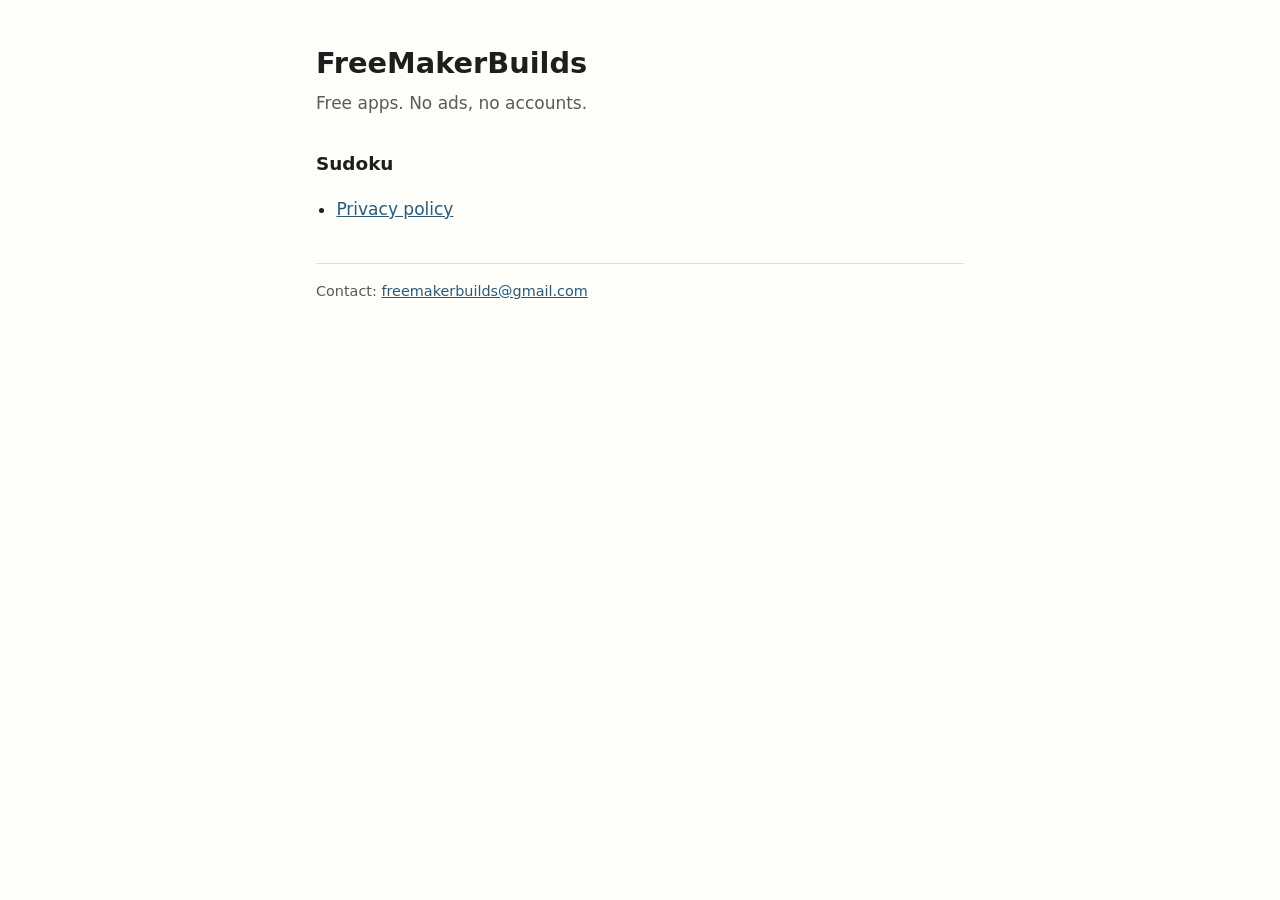
<file: index.html>
<!doctype html>
<html lang="en">
<head>
<meta charset="utf-8">
<meta name="viewport" content="width=device-width, initial-scale=1">
<title>FreeMakerBuilds</title>
<link rel="stylesheet" href="style.css">
</head>
<body>
<main>
<h1>FreeMakerBuilds</h1>
<p class="meta">Free apps. No ads, no accounts.</p>
<h2>Sudoku</h2>
<ul>
  <li><a href="sudoku/privacy/">Privacy policy</a></li>
</ul>
<footer>Contact: <span class="email" data-u="freemakerbuilds" data-d="gmail.com">freemakerbuilds [at] gmail [dot] com</span></footer>
</main>
<script src="email.js"></script>
</body>
</html>
</file>
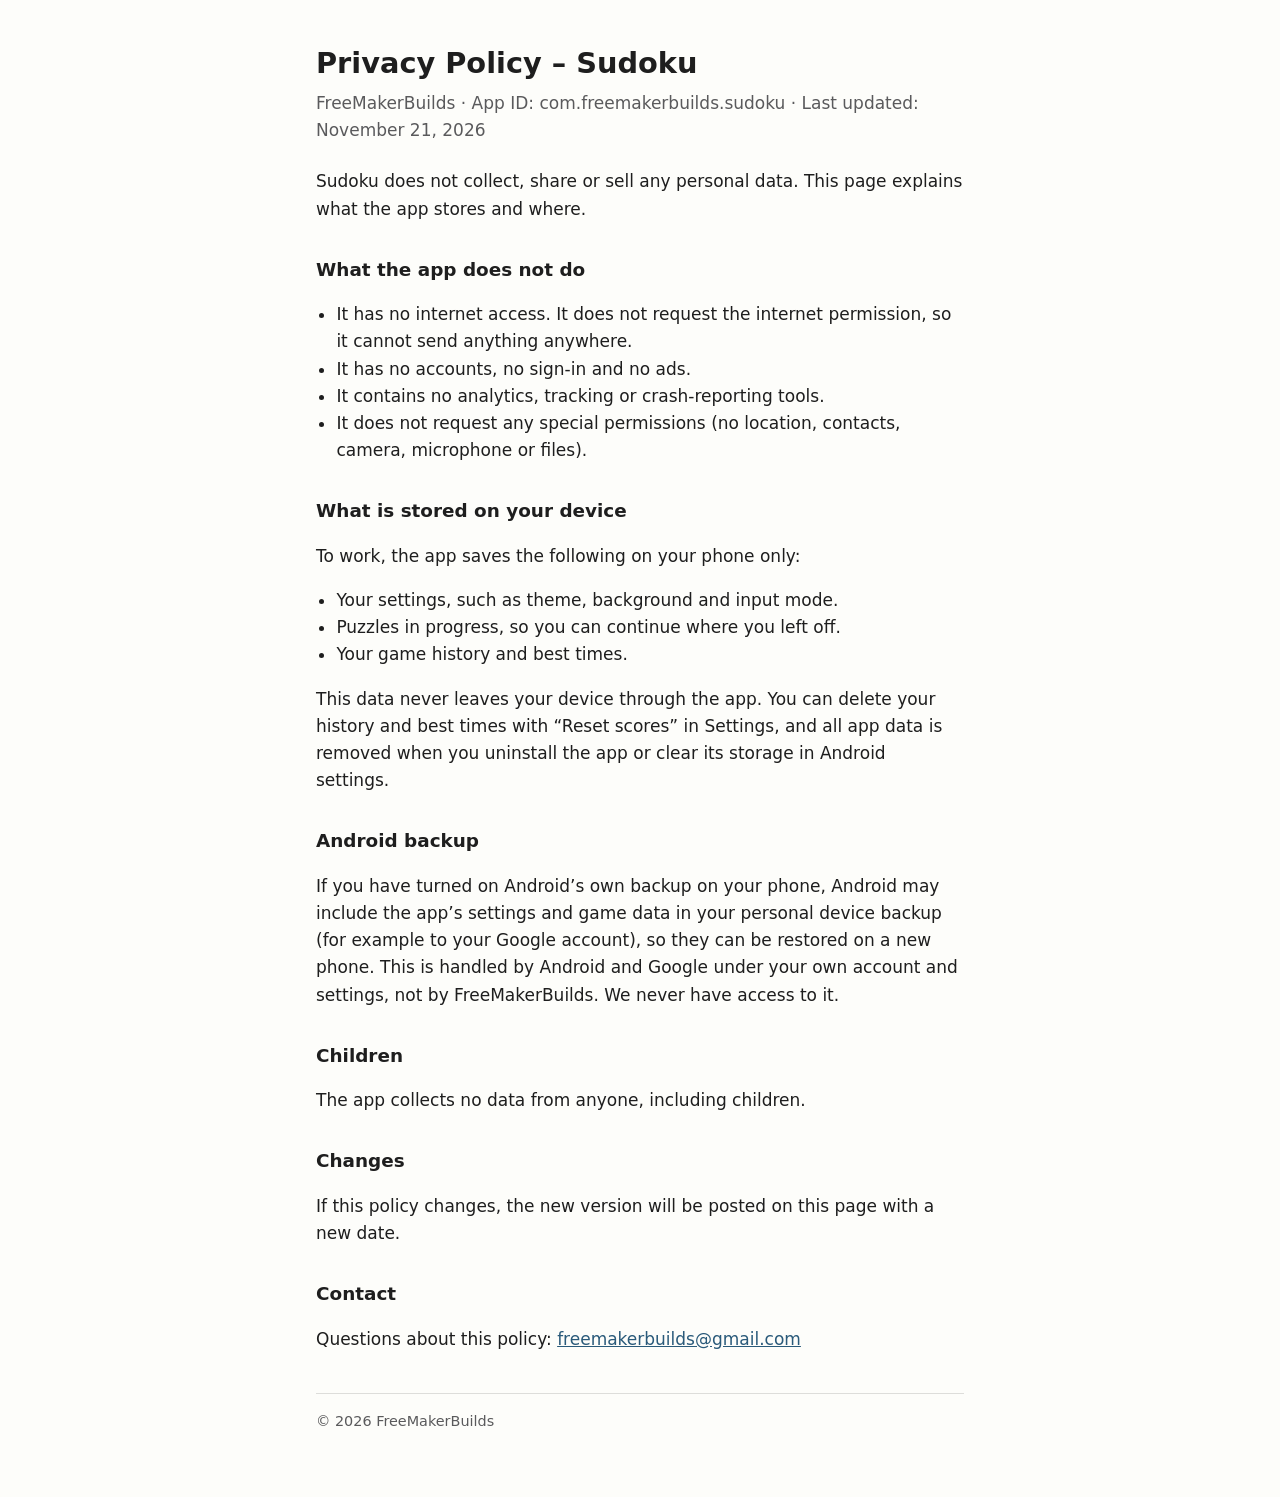
<file: sudoku/privacy/index.html>
<!doctype html>
<html lang="en">
<head>
<meta charset="utf-8">
<meta name="viewport" content="width=device-width, initial-scale=1">
<title>Sudoku Privacy Policy</title>
<link rel="stylesheet" href="../../style.css">
</head>
<body>
<main>
<h1>Privacy Policy – Sudoku</h1>
<p class="meta">FreeMakerBuilds · App ID: com.freemakerbuilds.sudoku · Last updated: November 21, 2026</p>

<p>Sudoku does not collect, share or sell any personal data. This page explains what the app stores and where.</p>

<h2>What the app does not do</h2>
<ul>
  <li>It has no internet access. It does not request the internet permission, so it cannot send anything anywhere.</li>
  <li>It has no accounts, no sign-in and no ads.</li>
  <li>It contains no analytics, tracking or crash-reporting tools.</li>
  <li>It does not request any special permissions (no location, contacts, camera, microphone or files).</li>
</ul>

<h2>What is stored on your device</h2>
<p>To work, the app saves the following on your phone only:</p>
<ul>
  <li>Your settings, such as theme, background and input mode.</li>
  <li>Puzzles in progress, so you can continue where you left off.</li>
  <li>Your game history and best times.</li>
</ul>
<p>This data never leaves your device through the app. You can delete your history and best times with “Reset scores” in Settings, and all app data is removed when you uninstall the app or clear its storage in Android settings.</p>

<h2>Android backup</h2>
<p>If you have turned on Android’s own backup on your phone, Android may include the app’s settings and game data in your personal device backup (for example to your Google account), so they can be restored on a new phone. This is handled by Android and Google under your own account and settings, not by FreeMakerBuilds. We never have access to it.</p>

<h2>Children</h2>
<p>The app collects no data from anyone, including children.</p>

<h2>Changes</h2>
<p>If this policy changes, the new version will be posted on this page with a new date.</p>

<h2>Contact</h2>
<p>Questions about this policy: <span class="email" data-u="freemakerbuilds" data-d="gmail.com">freemakerbuilds [at] gmail [dot] com</span></p>

<footer>© 2026 FreeMakerBuilds</footer>
</main>
<script src="../../email.js"></script>
</body>
</html>
</file>
<file: style.css>
:root { --bg: #fdfdfa; --text: #1e1e1e; --muted: #5a5a5c; --line: #dddddA; --link: #2a5a7a; }
@media (prefers-color-scheme: dark) {
  :root { --bg: #181818; --text: #e6e6e6; --muted: #a6a6a6; --line: #3a3a3a; --link: #9dbeda; }
}
* { box-sizing: border-box; }
body { margin: 0; background: var(--bg); color: var(--text);
  font: 17px/1.6 system-ui, -apple-system, "Segoe UI", Roboto, sans-serif; }
main { max-width: 680px; margin: 0 auto; padding: 40px 16px 64px; }
h1 { font-size: 1.8rem; margin: 0 0 4px; }
h2 { font-size: 1.15rem; margin: 32px 0 8px; }
.meta { color: var(--muted); margin: 0 0 24px; }
ul { padding-left: 1.2em; }
a { color: var(--link); }
footer { margin-top: 40px; padding-top: 16px; border-top: 1px solid var(--line); color: var(--muted); font-size: .9rem; }
</file>
